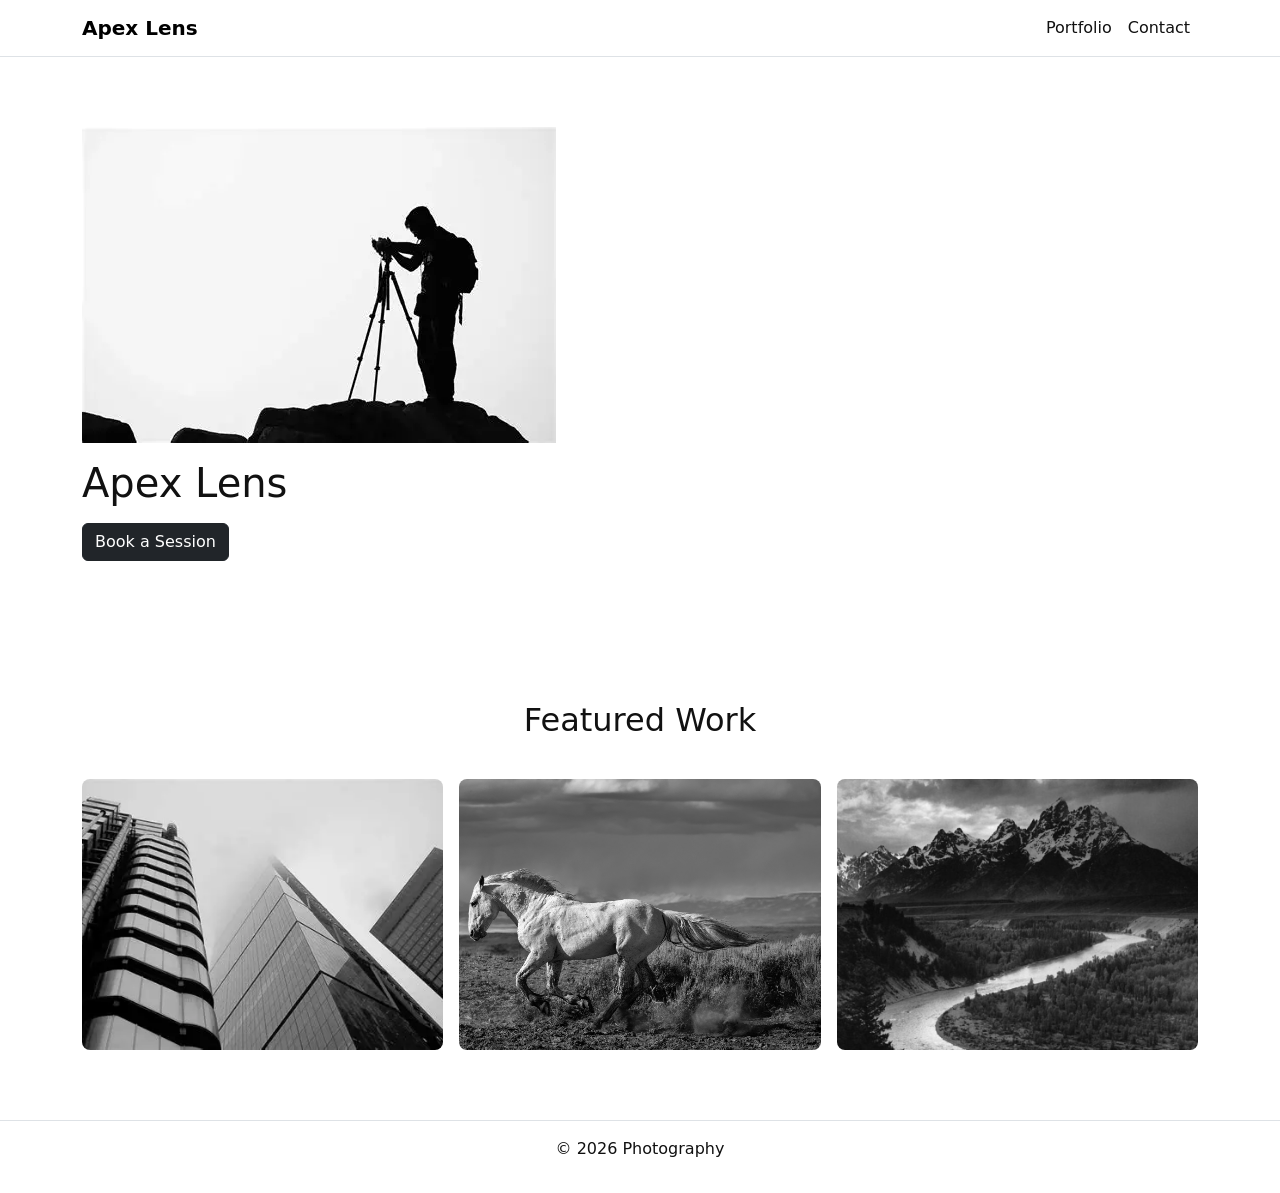
<file: index.html>
<!DOCTYPE html>
<html lang="en">
<head>
  <meta charset="UTF-8">
  <title>Home</title>

  <link href="https://cdn.jsdelivr.net/npm/bootstrap@5.3.0/dist/css/bootstrap.min.css" rel="stylesheet">
  <link rel="stylesheet" href="css/style.css">
</head>

<body>

<!-- Navigation bar shared across all pages -->
<nav class="navbar navbar-expand-lg bg-white border-bottom">
  <div class="container">
    <a class="navbar-brand" href="index.html">Apex Lens</a>

    <button class="navbar-toggler" data-bs-toggle="collapse" data-bs-target="#nav">
      ☰
    </button>

    <div class="collapse navbar-collapse" id="nav">
      <ul class="navbar-nav ms-auto">
        <li class="nav-item">
          <a class="nav-link" href="portfolio.html">Portfolio</a>
        </li>
        <li class="nav-item">
          <a class="nav-link" href="contact.html">Contact</a>
        </li>
      </ul>
    </div>
  </div>
</nav>

<main id="main">

<!-- Hero Section -->
<section class="section center-text">
  <div class="container">
    <img src="images/dude.webp" alt="Featured photography">
    <h1 class="mt-3">Apex Lens</h1>
    <a href="contact.html" class="btn btn-dark mt-2">Book a Session</a>
  </div>
</section>

<!-- Featured Work -->
<section class="section">
  <div class="container text-center">

    <h2>Featured Work</h2>

    <div class="row mt-4 g-3">

      <div class="col-12 col-md-4">
        <div class="img-box">
          <img src="images/building1.webp" alt="Photography sample 1">
        </div>
      </div>

      <div class="col-12 col-md-4">
        <div class="img-box">
          <img src="images/horse.jpg" alt="Photography sample 2">
        </div>
      </div>

      <div class="col-12 col-md-4">
        <div class="img-box">
          <img src="images/mountain.jpg" alt="Photography sample 3">
        </div>
      </div>

    </div>

  </div>
</section>

</main>

<footer class="text-center p-3 border-top">
  <p>© 2026 Photography</p>
</footer>

<script src="https://cdn.jsdelivr.net/npm/bootstrap@5.3.0/dist/js/bootstrap.bundle.min.js"></script>
</body>
</html>
</file>
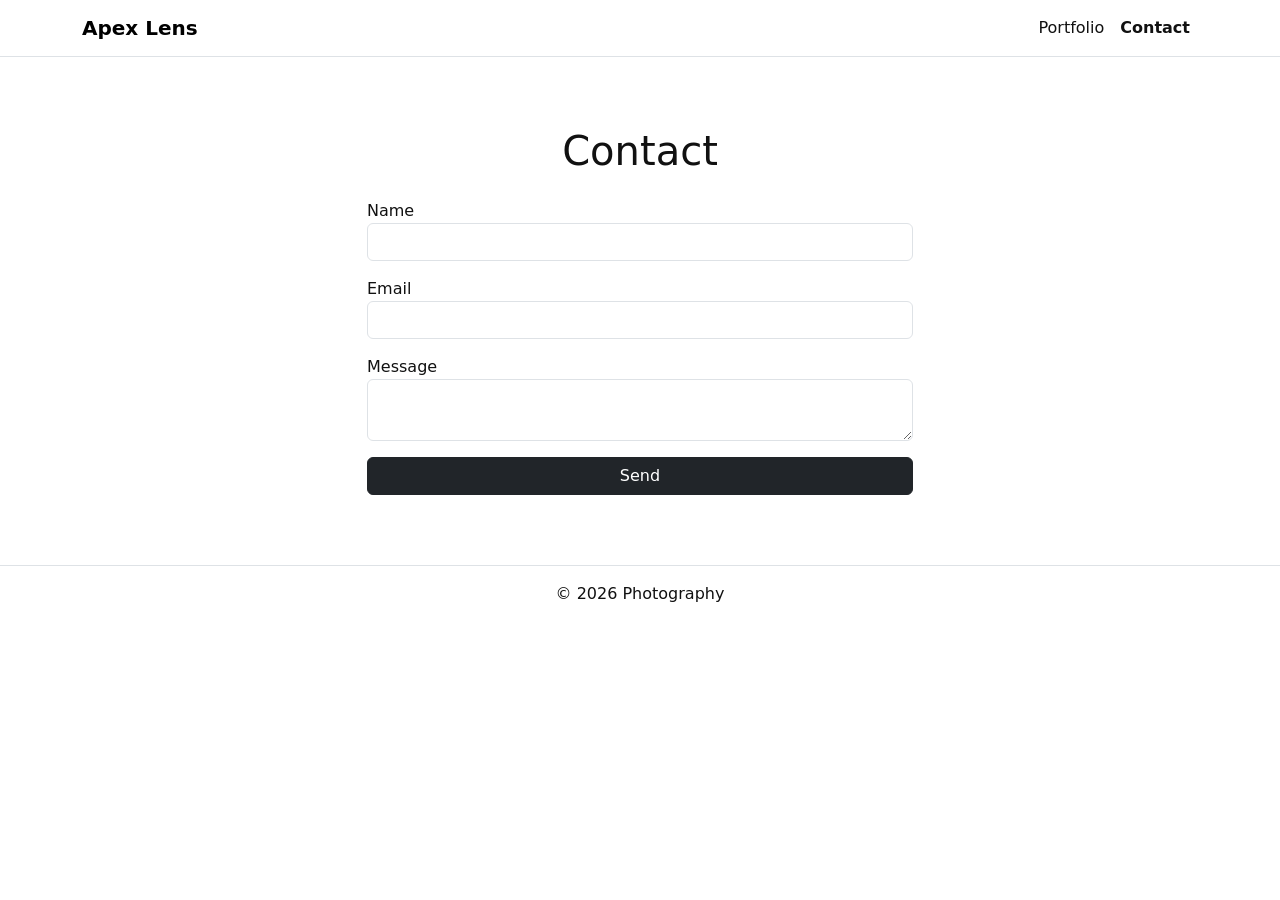
<file: contact.html>
<!DOCTYPE html>
<html lang="en">
<head>
  <meta charset="UTF-8">
  <title>Contact</title>

  <link href="https://cdn.jsdelivr.net/npm/bootstrap@5.3.0/dist/css/bootstrap.min.css" rel="stylesheet">
  <link rel="stylesheet" href="css/style.css">
</head>

<body>

<!-- Same navbar -->
<nav class="navbar navbar-expand-lg bg-white border-bottom">
  <div class="container">
    <a class="navbar-brand" href="index.html">Apex Lens</a>

    <button class="navbar-toggler" data-bs-toggle="collapse" data-bs-target="#nav">
      ☰
    </button>

    <div class="collapse navbar-collapse" id="nav">
      <ul class="navbar-nav ms-auto">
        <li class="nav-item">
          <a class="nav-link" href="portfolio.html">Portfolio</a>
        </li>
        <li class="nav-item">
          <a class="nav-link active" href="contact.html">Contact</a>
        </li>
      </ul>
    </div>
  </div>
</nav>

<main>

<section class="section">
  <div class="container">
    <h1 class="text-center">Contact</h1>

    <div class="row justify-content-center mt-4">
      <div class="col-md-6">

        <form>
          <div class="mb-3">
            <label>Name</label>
            <input type="text" class="form-control">
          </div>

          <div class="mb-3">
            <label>Email</label>
            <input type="email" class="form-control">
          </div>

          <div class="mb-3">
            <label>Message</label>
            <textarea class="form-control"></textarea>
          </div>

          <button class="btn btn-dark w-100">Send</button>
        </form>

      </div>
    </div>
  </div>
</section>

</main>

<footer class="text-center p-3 border-top">
  <p>© 2026 Photography</p>
</footer>

</body>
</html>
</file>
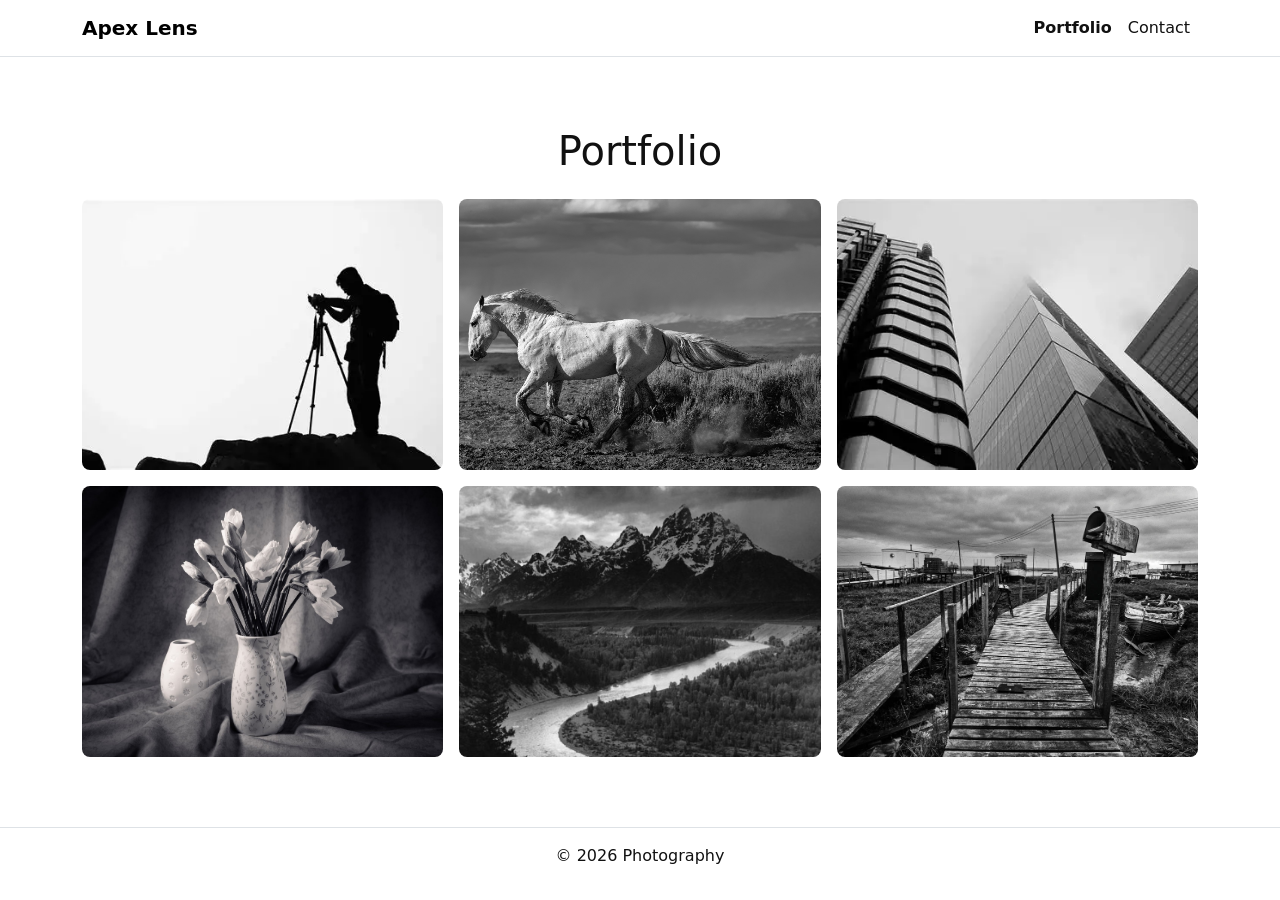
<file: portfolio.html>
<!DOCTYPE html>
<html lang="en">
<head>
  <meta charset="UTF-8">
  <meta name="viewport" content="width=device-width, initial-scale=1.0">
  <title>Portfolio</title>

  <!-- Bootstrap -->
  <link href="https://cdn.jsdelivr.net/npm/bootstrap@5.3.0/dist/css/bootstrap.min.css" rel="stylesheet">

  <!-- CSS -->
  <link rel="stylesheet" href="css/style.css">
</head>

<body>

<!-- NAVBAR -->
<nav class="navbar navbar-expand-lg bg-white border-bottom">
  <div class="container">

    <a class="navbar-brand fw-bold" href="index.html">Apex Lens</a>

    <button class="navbar-toggler" type="button" data-bs-toggle="collapse" data-bs-target="#nav">
      ☰
    </button>

    <div class="collapse navbar-collapse" id="nav">
      <ul class="navbar-nav ms-auto">
        <li class="nav-item">
          <a class="nav-link active" href="portfolio.html">Portfolio</a>
        </li>
        <li class="nav-item">
          <a class="nav-link" href="contact.html">Contact</a>
        </li>
      </ul>
    </div>

  </div>
</nav>

<!-- MAIN -->
<main>

<section class="section text-center">
  <div class="container">

    <h1 class="mb-4">Portfolio</h1>

    <div class="row g-3">

      <div class="col-6 col-md-4">
        <img src="images/dude.webp" class="img-fluid gallery-img" alt="Portrait photo">
      </div>

      <div class="col-6 col-md-4">
        <img src="images/horse.jpg" class="img-fluid gallery-img" alt="Horse in field">
      </div>

      <div class="col-6 col-md-4">
        <img src="images/building1.webp" class="img-fluid gallery-img" alt="Camera close-up">
      </div>

      <div class="col-6 col-md-4">
        <img src="images/flower.jpg" class="img-fluid gallery-img" alt="Flower close-up">
      </div>

      <div class="col-6 col-md-4">
        <img src="images/mountain.jpg" class="img-fluid gallery-img" alt="Mountain landscape">
      </div>

      <div class="col-6 col-md-4">
        <img src="images/dock.webp" class="img-fluid gallery-img" alt="Dock over water">
      </div>

    </div>
  </div>
</section>

</main>

<!-- FOOTER -->
<footer class="text-center p-3 border-top">
  <p class="mb-0">© 2026 Photography</p>
</footer>

<!-- Bootstrap JS -->
<script src="https://cdn.jsdelivr.net/npm/bootstrap@5.3.0/dist/js/bootstrap.bundle.min.js"></script>

</body>
</html>
</file>
<file: css/style.css>
/* Base theme */
:root {
  --bs-primary: #000;
  --bs-body-bg: #fff;
  --bs-body-color: #111;
}

/* Prevent weird spacing issues */
body {
  background: var(--bs-body-bg);
  color: var(--bs-body-color);
}

/* Navbar */
.navbar {
  background-color: #fff !important;
}

.navbar-brand {
  font-weight: 700;
}

.nav-link {
  color: #111 !important;
  transition: opacity 0.2s ease;
}

.nav-link:hover {
  opacity: 0.7;
}

.nav-link.active {
  font-weight: 600;
}

/* Sections */
.section {
  padding: 70px 0;
}

/* Images (global safety fix for Bootstrap layouts) */
img {
  max-width: 100%;
  height: auto;
  display: block;
}

/* Hero image (optional but useful) */
.hero-img {
  width: 100%;
  max-width: 700px;
  border-radius: 10px;
  object-fit: cover;
}

/* Gallery images */
.gallery-img {
  width: 100%;
  aspect-ratio: 4 / 3;
  object-fit: cover;
  border-radius: 8px;
  transition: transform 0.3s ease;
}

.gallery-img:hover {
  transform: scale(1.03);
}

/* Footer */
footer {
  background: #fff;
  border-top: 1px solid #eee;
}

.img-box {
  width: 100%;
  aspect-ratio: 4 / 3;
  overflow: hidden;
  border-radius: 8px;
}

.img-box img {
  width: 100%;
  height: 100%;
  object-fit: cover;
  display: block;
}
</file>
